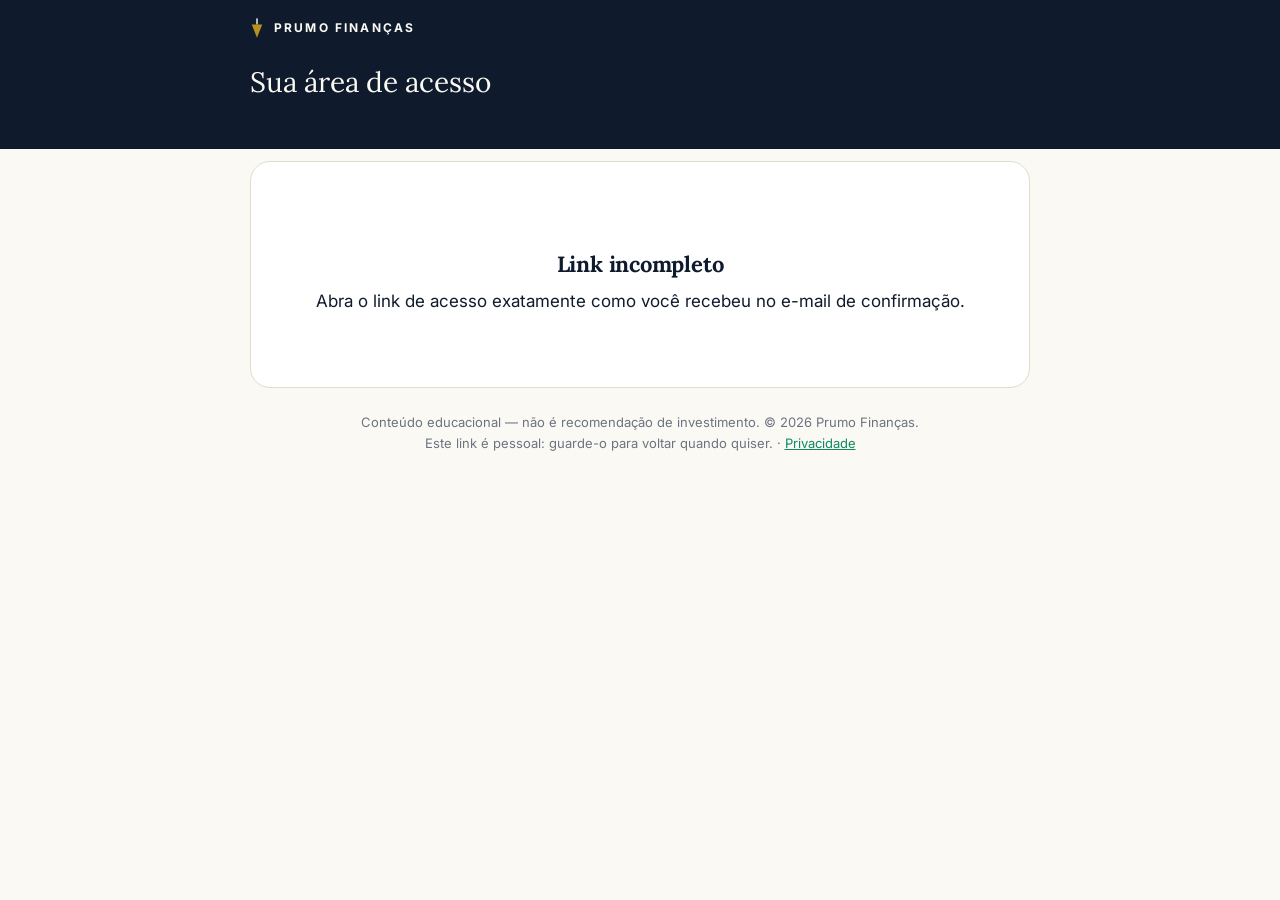
<file: site/acesso.html>
<!doctype html>
<html lang="pt-BR">
<head>
<meta charset="utf-8">
<meta name="viewport" content="width=device-width,initial-scale=1">
<meta name="robots" content="noindex,nofollow">
<meta name="referrer" content="no-referrer">
<title>Sua área de acesso — Prumo Finanças</title>
<meta name="theme-color" content="#0F1B2D">
<link rel="icon" href="data:image/svg+xml,%3Csvg xmlns='http://www.w3.org/2000/svg' viewBox='0 0 16 22'%3E%3Crect x='7.2' width='1.6' height='7' fill='%230F1B2D'/%3E%3Cpath d='M2 7h12L8 22z' fill='%23B8901F'/%3E%3C/svg%3E">
<link rel="preconnect" href="https://fonts.googleapis.com"><link rel="preconnect" href="https://fonts.gstatic.com" crossorigin>
<link href="https://fonts.googleapis.com/css2?family=Inter:wght@400;500;600;700;800&family=Lora:wght@600;700&display=swap" rel="stylesheet">
<style>
:root{--ink:#0F1B2D;--ink2:#3B4757;--muted:#6B7480;--paper:#FBF9F4;--sand:#F1ECE1;--green:#0E8A63;--green2:#4FD1A5;--green-soft:#E3F2EC;--red:#D64545;--red-soft:#FBE9E9;--gold:#B8901F;--line:#E2DCCF}
*{box-sizing:border-box}
body{margin:0;background:var(--paper);color:var(--ink);font-family:Inter,system-ui,sans-serif;font-size:17px;line-height:1.62;-webkit-font-smoothing:antialiased}
h1,h2,h3{font-family:Lora,Georgia,serif;line-height:1.15;letter-spacing:-.01em;margin:0}
a{color:var(--green)}
.top{background:var(--ink);color:#FBF9F4;padding:18px 0}
.wrap{max-width:820px;margin:0 auto;padding:0 20px}
.brand{display:flex;align-items:center;gap:10px;font-weight:700;letter-spacing:.18em;font-size:12px;text-transform:uppercase}
.hello{font-family:Lora,serif;font-size:28px;margin:22px 0 4px}
.sub{color:#C9CFD8;font-size:15px;margin:0}
.tabs{display:flex;gap:8px;overflow-x:auto;padding:18px 0 4px;scrollbar-width:none}
.tabs button{flex:0 0 auto;border:1.5px solid #27354A;background:#17263B;color:#C9CFD8;font:inherit;font-size:14px;font-weight:700;padding:10px 14px;border-radius:12px;cursor:pointer}
.tabs button[aria-selected="true"]{background:#FBF9F4;color:var(--ink);border-color:#FBF9F4}
.bar{display:flex;gap:10px;flex-wrap:wrap;justify-content:space-between;align-items:center;margin:22px 0 6px}
.bar .tip{font-size:13px;color:var(--muted)}
.btn{display:inline-flex;align-items:center;gap:8px;background:var(--green);color:#fff;border:0;font:inherit;font-weight:700;font-size:15px;padding:12px 18px;border-radius:12px;cursor:pointer;text-decoration:none}
.btn[aria-disabled="true"]{opacity:.6;pointer-events:none}
.btn.ghost{background:#fff;color:var(--ink);border:1.5px solid var(--line)}
main{padding-bottom:60px}
.panel{background:#fff;border:1px solid var(--line);border-radius:20px;padding:32px 30px;margin-top:12px}
.panel[hidden]{display:none}
.state{text-align:center;padding:60px 20px}
.state h2{font-size:26px;margin-bottom:10px}
/* tipografia do conteúdo */
.kicker{font-size:12px;font-weight:700;letter-spacing:.16em;text-transform:uppercase;color:var(--green);margin:0 0 8px}
.panel h1{font-size:32px;margin:0 0 14px}
.panel h2{font-size:22px;margin:30px 0 10px}
.panel h3{font-size:17px;margin:18px 0 6px}
.panel p{margin:0 0 12px}
.lead{font-size:19px;color:var(--ink2)}
.rule{height:3px;width:56px;background:var(--green);border-radius:2px;margin:0 0 18px}
.panel ul,.panel ol{padding-left:22px;margin:0 0 14px}.panel li{margin-bottom:6px}
.chapter{padding-bottom:28px;margin-bottom:28px;border-bottom:1px solid var(--line)}
.chapter:last-child{border-bottom:0}
.box{border-radius:14px;padding:16px 18px;margin:16px 0}
.box.green{background:var(--green-soft);border-left:4px solid var(--green)}
.box.red{background:var(--red-soft);border-left:4px solid var(--red)}
.box.sand{background:var(--sand)}
.box h3{margin-top:0}.box p:last-child{margin-bottom:0}
.small{font-size:14px;color:var(--muted)}
.stats{display:grid;grid-template-columns:repeat(3,1fr);gap:10px;margin:16px 0}
.stat{background:var(--sand);border-radius:14px;padding:14px}
.stat b{display:block;font-family:Lora,serif;font-size:26px;line-height:1.1}
.stat span{display:block;font-size:13px;color:var(--ink2);margin-top:4px;line-height:1.35}
.stat.red b{color:var(--red)}.stat.green b{color:var(--green)}
.figure{background:var(--paper);border:1px solid var(--line);border-radius:14px;padding:14px;margin:16px 0;color:var(--ink)}
.caption{font-size:13px;color:var(--muted);margin:6px 0 0}
.tbl{overflow-x:auto;margin:14px 0}
table{width:100%;border-collapse:collapse;font-size:15px}
th{text-align:left;background:var(--ink);color:#fff;padding:9px 10px;font-weight:700}
td{padding:9px 10px;border-bottom:1px solid var(--line);vertical-align:top}
td.num,th.num{text-align:right;font-variant-numeric:tabular-nums}
tr.total td{font-weight:700;background:var(--sand)}
.fill td{height:38px}
.quote{font-family:Lora,serif;font-size:20px;line-height:1.4;border-left:3px solid var(--gold);padding:4px 0 4px 16px;margin:20px 0}
.pillar{display:flex;gap:14px;align-items:flex-start;margin:14px 0}
.letter{flex:0 0 46px;height:46px;border-radius:12px;background:var(--ink);color:#fff;font-family:Lora,serif;font-weight:700;font-size:22px;display:flex;align-items:center;justify-content:center}
.pillar h3{margin:0}.pillar p{margin:2px 0 0;color:var(--ink2)}
.toc{list-style:none;padding:0!important}.toc li{display:flex;gap:14px;padding:9px 0;border-bottom:1px solid var(--line);margin:0}
.toc .n{font-family:Lora,serif;font-weight:700;color:var(--green);width:28px}
.check{list-style:none;padding:0!important}
.check li{padding:8px 0 8px 32px;border-bottom:1px dashed var(--line);position:relative;margin:0;cursor:pointer}
.check li:before{content:"";position:absolute;left:2px;top:11px;width:16px;height:16px;border:1.8px solid var(--ink);border-radius:5px}
.check li.ok{color:var(--muted);text-decoration:line-through}
.check li.ok:before{background:var(--green);border-color:var(--green)}
.week{font-size:12px;font-weight:700;letter-spacing:.12em;text-transform:uppercase;color:var(--green);margin:18px 0 4px}
/* planilha */
.grid{display:grid;grid-template-columns:repeat(auto-fit,minmax(200px,1fr));gap:12px;margin-bottom:12px}
.grid6{grid-template-columns:repeat(auto-fit,minmax(110px,1fr))}
.grid label{font-size:14px;font-weight:600;display:block}
.grid input{display:block;width:100%;margin-top:5px;padding:11px 12px;border:1.5px solid var(--line);border-radius:10px;font:inherit;font-size:16px}
.grid input:focus{outline:none;border-color:var(--green)}
.out{background:var(--green-soft);border-radius:14px;padding:14px 16px;margin:8px 0 6px;font-size:16px}
.out b{font-family:Lora,serif;font-size:20px}
.out .warn{color:var(--red);font-weight:700}
.btn-dl{margin-top:18px;background:var(--ink);color:#fff;border:0;font:inherit;font-weight:700;padding:13px 18px;border-radius:12px;cursor:pointer}
footer{color:var(--muted);font-size:13px;text-align:center;padding:24px 20px 40px}
@media (max-width:640px){.panel{padding:22px 16px;border-radius:16px}.panel h1{font-size:26px}.stats{grid-template-columns:1fr}}
@media print{
  @page{size:A4;margin:16mm}
  body{background:#fff;font-size:11pt}
  .top,.bar,footer,.btn-dl{display:none!important}
  .panel{border:0;padding:0;margin:0}
  .panel[hidden]{display:none!important}
  .chapter{page-break-after:always;border:0}
  .box,.figure,table,.pillar,.stats{break-inside:avoid}
  *{-webkit-print-color-adjust:exact;print-color-adjust:exact}
}
</style>
</head>
<body>
<header class="top">
  <div class="wrap">
    <div class="brand"><svg width="14" height="20" viewBox="0 0 16 22" aria-hidden="true"><rect x="7.2" width="1.6" height="7" fill="#FBF9F4"/><path d="M2 7h12L8 22z" fill="#B8901F"/></svg>Prumo Finanças</div>
    <p class="hello" id="hello">Sua área de acesso</p>
    <p class="sub" id="sub">Carregando seu conteúdo…</p>
    <nav class="tabs" id="tabs" role="tablist" aria-label="Seus materiais"></nav>
  </div>
</header>
<main class="wrap" id="main">
  <div class="panel state" id="estado"><h2>Carregando…</h2><p class="small">Só um instante.</p></div>
</main>
<footer>Conteúdo educacional — não é recomendação de investimento. © 2026 Prumo Finanças.<br>Este link é pessoal: guarde-o para voltar quando quiser. · <a href="privacidade.html">Privacidade</a><br><span data-empresa hidden></span></footer>

<script src="config.js?v=3" defer></script>
<script src="acesso.js" defer></script>
</body>
</html>
</file>
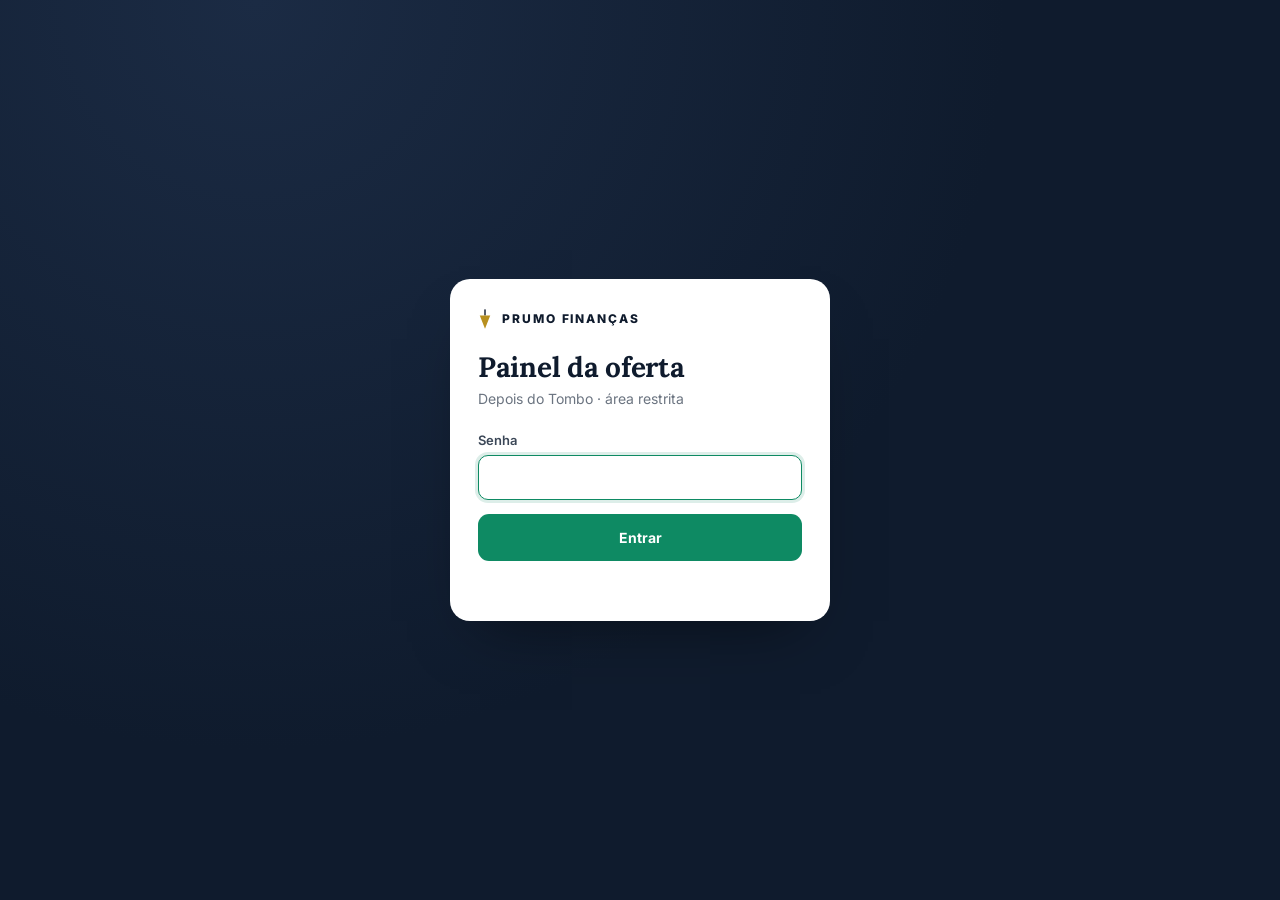
<file: site/admin.html>
<!doctype html>
<html lang="pt-BR">
<head>
<meta charset="utf-8">
<meta name="viewport" content="width=device-width,initial-scale=1">
<meta name="robots" content="noindex,nofollow">
<meta name="referrer" content="no-referrer">
<title>Painel — Depois do Tombo</title>
<meta name="theme-color" content="#0F1B2D">
<link rel="icon" href="data:image/svg+xml,%3Csvg xmlns='http://www.w3.org/2000/svg' viewBox='0 0 16 22'%3E%3Crect x='7.2' width='1.6' height='7' fill='%230F1B2D'/%3E%3Cpath d='M2 7h12L8 22z' fill='%23B8901F'/%3E%3C/svg%3E">
<link rel="preconnect" href="https://fonts.googleapis.com"><link rel="preconnect" href="https://fonts.gstatic.com" crossorigin>
<link href="https://fonts.googleapis.com/css2?family=Inter:wght@400;500;600;700;800&family=Lora:wght@600;700&display=swap" rel="stylesheet">
<link rel="stylesheet" href="admin.css">
</head>
<body>

<!-- LOGIN -->
<section id="login" class="login" hidden>
  <form id="login-form" class="login-card" autocomplete="on">
    <div class="marca"><svg width="14" height="20" viewBox="0 0 16 22" aria-hidden="true"><rect x="7.2" width="1.6" height="7" fill="#0F1B2D"/><path d="M2 7h12L8 22z" fill="#B8901F"/></svg>Prumo Finanças</div>
    <h1>Painel da oferta</h1>
    <p class="sub">Depois do Tombo · área restrita</p>
    <label class="campo">Senha<input type="password" name="senha" autocomplete="current-password" required autofocus></label>
    <button class="btn" type="submit">Entrar</button>
    <p class="erro" id="login-erro" role="alert"></p>
  </form>
</section>

<!-- APP -->
<div id="app" class="app" hidden>
  <aside class="lado">
    <div class="marca claro"><svg width="14" height="20" viewBox="0 0 16 22" aria-hidden="true"><rect x="7.2" width="1.6" height="7" fill="#FBF9F4"/><path d="M2 7h12L8 22z" fill="#B8901F"/></svg>Painel</div>
    <nav id="abas" class="abas" aria-label="Seções do painel">
      <button data-aba="geral" aria-current="page">Visão geral</button>
      <button data-aba="pedidos">Pedidos</button>
      <button data-aba="clientes">Clientes</button>
      <button data-aba="oferta">Oferta e preços</button>
      <button data-aba="pagamento">Pagamento</button>
      <button data-aba="pixel">Pixel e anúncios</button>
      <button data-aba="config">Configurações</button>
    </nav>
    <div class="lado-pe">
      <a href="/" target="_blank" rel="noopener">Abrir o site ↗</a>
      <button id="sair" class="link">Sair</button>
    </div>
  </aside>

  <main class="conteudo">
    <!-- VISÃO GERAL -->
    <section data-painel="geral">
      <header class="topo">
        <div><h1>Visão geral</h1><p class="sub" id="periodo-txt">Últimos 14 dias</p></div>
        <div class="periodo">
          <div class="chips" id="presets">
            <button data-dias="1">Hoje</button><button data-dias="7">7 dias</button><button data-dias="14" class="on">14 dias</button><button data-dias="30">30 dias</button><button data-dias="90">90 dias</button>
          </div>
          <div class="datas"><input type="date" id="de" aria-label="De"><span>até</span><input type="date" id="ate" aria-label="Até"><button class="btn mini" id="aplicar">Aplicar</button></div>
        </div>
      </header>
      <div class="kpis" id="kpis"></div>
      <div class="grade2">
        <article class="cartao largo">
          <div class="cartao-topo"><h2>Faturamento por dia</h2><span class="sub" id="graf-total"></span></div>
          <div class="grafico" id="grafico"></div>
        </article>
        <article class="cartao">
          <div class="cartao-topo"><h2>Funil da oferta</h2></div>
          <div id="funil" class="funil"></div>
        </article>
      </div>
      <div class="grade2">
        <article class="cartao"><div class="cartao-topo"><h2>Produtos e order bumps</h2></div><div id="t-produtos"></div></article>
        <article class="cartao"><div class="cartao-topo"><h2>Por origem (utm_source)</h2></div><div id="t-origem"></div></article>
      </div>
      <article class="cartao"><div class="cartao-topo"><h2>Por campanha (utm_campaign)</h2></div><div id="t-campanha"></div></article>
    </section>

    <!-- PEDIDOS -->
    <section data-painel="pedidos" hidden>
      <header class="topo">
        <div><h1>Pedidos</h1><p class="sub">Compras pagas, Pix não pagos e todo o resto. Abandonos dá para recuperar pelo WhatsApp.</p></div>
        <button class="btn ghost" id="exp-pedidos">Exportar CSV</button>
      </header>
      <div class="barra">
        <div class="chips" id="filtros">
          <button data-f="todos" class="on">Todos</button><button data-f="pagos">Pagos</button><button data-f="abandonados">Não pagaram o Pix</button><button data-f="aguardando">Aguardando</button><button data-f="expirados">Expirados</button><button data-f="falhas">Falhas</button><button data-f="estornados">Estornados</button>
        </div>
        <input type="search" id="busca-pedidos" placeholder="Buscar nome, e-mail, pedido ou WhatsApp">
      </div>
      <div class="cartao sem-pad"><div id="t-pedidos"></div></div>
      <div class="paginacao" id="pag-pedidos"></div>
    </section>

    <!-- CLIENTES -->
    <section data-painel="clientes" hidden>
      <header class="topo">
        <div><h1>Clientes</h1><p class="sub">Todo mundo que preencheu o checkout, agrupado por e-mail.</p></div>
        <button class="btn ghost" id="exp-clientes">Exportar CSV</button>
      </header>
      <div class="barra"><input type="search" id="busca-clientes" placeholder="Buscar nome, e-mail ou WhatsApp"></div>
      <div class="cartao sem-pad"><div id="t-clientes"></div></div>
      <div class="paginacao" id="pag-clientes"></div>
    </section>

    <!-- OFERTA -->
    <section data-painel="oferta" hidden>
      <header class="topo"><div><h1>Oferta e preços</h1><p class="sub">Os preços valem para o site e para o Pix em até 1 minuto. O produto principal não pode ser desativado.</p></div></header>
      <div id="produtos" class="produtos"></div>
      <div class="acoes"><button class="btn" id="salvar-produtos">Salvar preços e produtos</button><span class="msg" id="msg-produtos" role="status"></span></div>

      <article class="cartao">
        <div class="cartao-topo"><h2>Prova social</h2></div>
        <p class="sub">O contador de compras e os avisos de “acabou de comprar” só aparecem no site quando as vendas reais passarem deste número.</p>
        <div class="linha-form">
          <label class="campo curto">Mínimo de vendas<input type="number" id="prova-minimo" min="1" max="100000" step="1"></label>
          <button class="btn ghost" id="salvar-prova">Salvar</button>
          <a class="btn ghost" href="/?previa=1#oferta" target="_blank" rel="noopener">Ver prévia com números simulados ↗</a>
        </div>
        <span class="msg" id="msg-prova" role="status"></span>
      </article>
    </section>

    <!-- PAGAMENTO -->
    <section data-painel="pagamento" hidden>
      <header class="topo"><div><h1>Pagamento</h1><p class="sub">Escolha o gateway do Pix. Antes de trocar, o painel testa as credenciais; se falhar, nada muda. Pedidos já criados continuam no gateway em que nasceram.</p></div></header>
      <div class="gateways">
        <label class="gw"><input type="radio" name="gw" value="syncpay"><span class="gw-box"><b>SyncPay</b><small id="gw-sync-info"></small></span></label>
        <label class="gw"><input type="radio" name="gw" value="mercadopago"><span class="gw-box"><b>Mercado Pago</b><small id="gw-mp-info"></small></span></label>
      </div>
      <article class="cartao">
        <div class="cartao-topo"><h2>Credenciais da SyncPay</h2><button class="btn mini ghost" data-testar="syncpay">Testar</button></div>
        <p class="sub">Deixe em branco para continuar usando as credenciais que já estão no banco.</p>
        <div class="grade-campos">
          <label class="campo">Client ID<input id="sync-id" autocomplete="off" placeholder="Não alterar"></label>
          <label class="campo">Client Secret<input id="sync-secret" type="password" autocomplete="new-password" placeholder="Não alterar"></label>
        </div>
      </article>
      <article class="cartao">
        <div class="cartao-topo"><h2>Credenciais do Mercado Pago</h2><button class="btn mini ghost" data-testar="mercadopago">Testar</button></div>
        <p class="sub">No Mercado Pago: Seu negócio → Configurações → Credenciais → <b>Credenciais de produção</b> → Access Token (começa com APP_USR-). O aviso de pagamento é configurado sozinho em cada Pix.</p>
        <label class="campo">Access Token<input id="mp-token" type="password" autocomplete="new-password" placeholder="Não alterar"></label>
      </article>
      <div class="acoes"><button class="btn" id="salvar-pagamento">Salvar e ativar gateway escolhido</button><span class="msg" id="msg-pagamento" role="status"></span></div>
    </section>

    <!-- PIXEL -->
    <section data-painel="pixel" hidden>
      <header class="topo"><div><h1>Pixel e anúncios</h1><p class="sub">Com o Pixel o site envia PageView, ViewContent, InitiateCheckout e Purchase. Com o token da API de Conversões, a compra também é enviada pelo servidor na hora em que o Pix cai — mesmo se a pessoa pagar pelo app do banco e não voltar ao site.</p></div></header>
      <article class="cartao">
        <div class="grade-campos">
          <label class="campo">ID do Pixel (Conjunto de dados)<input id="px-id" inputmode="numeric" placeholder="Ex.: 123456789012345"></label>
          <label class="campo">Token da API de Conversões <span class="opt" id="capi-estado"></span><input id="px-token" type="password" autocomplete="new-password" placeholder="Não alterar"></label>
          <label class="campo">Código de teste (opcional)<input id="px-teste" placeholder="TEST12345"></label>
        </div>
        <p class="sub">Onde achar: Gerenciador de Eventos → seu conjunto de dados → Configurações. O ID fica no topo; o token, em “API de Conversões → Gerar token de acesso”. O código de teste fica na aba “Testar eventos”.</p>
        <div class="acoes">
          <button class="btn" id="salvar-pixel">Salvar</button>
          <button class="btn ghost" id="testar-pixel">Enviar compra de teste</button>
          <button class="btn ghost" id="remover-capi" hidden>Remover token</button>
          <span class="msg" id="msg-pixel" role="status"></span>
        </div>
      </article>
      <article class="cartao">
        <div class="cartao-topo"><h2>Link para os anúncios</h2></div>
        <p class="sub">Use este link no Meta. As vendas aparecem separadas por origem e campanha na Visão geral.</p>
        <div class="copia"><code id="link-ads"></code><button class="btn mini ghost" data-copiar="link-ads">Copiar</button></div>
      </article>
    </section>

    <!-- CONFIGURAÇÕES -->
    <section data-painel="config" hidden>
      <header class="topo"><div><h1>Configurações</h1><p class="sub">Estes dados aparecem no rodapé do site, na página de privacidade e nos e-mails de entrega.</p></div></header>
      <article class="cartao">
        <div class="cartao-topo"><h2>Suporte e empresa</h2></div>
        <div class="grade-campos">
          <label class="campo">Contato de suporte (e-mail ou WhatsApp)<input id="cfg-suporte" maxlength="120" placeholder="suporte@seudominio.com ou (98) 99999-9999"></label>
          <label class="campo">Razão social ou nome<input id="cfg-nome" maxlength="120"></label>
          <label class="campo">CNPJ ou CPF<input id="cfg-doc" inputmode="numeric" maxlength="18"></label>
          <label class="campo">Endereço<input id="cfg-end" maxlength="200" placeholder="Rua, número, cidade/UF"></label>
        </div>
        <div class="acoes"><button class="btn" id="salvar-config">Salvar</button><span class="msg" id="msg-config" role="status"></span></div>
      </article>
      <article class="cartao">
        <div class="cartao-topo"><h2>Trocar senha do painel</h2></div>
        <div class="grade-campos">
          <label class="campo">Senha atual<input id="senha-atual" type="password" autocomplete="current-password"></label>
          <label class="campo">Nova senha (10+ caracteres, letras e números)<input id="senha-nova" type="password" autocomplete="new-password"></label>
        </div>
        <div class="acoes"><button class="btn ghost" id="trocar-senha">Trocar senha</button><span class="msg" id="msg-senha" role="status"></span></div>
      </article>
    </section>
  </main>
</div>

<div id="aviso" class="aviso" role="status" aria-live="polite"></div>
<div id="dica" class="dica" hidden></div>
<script src="admin.js" defer></script>
</body>
</html>
</file>
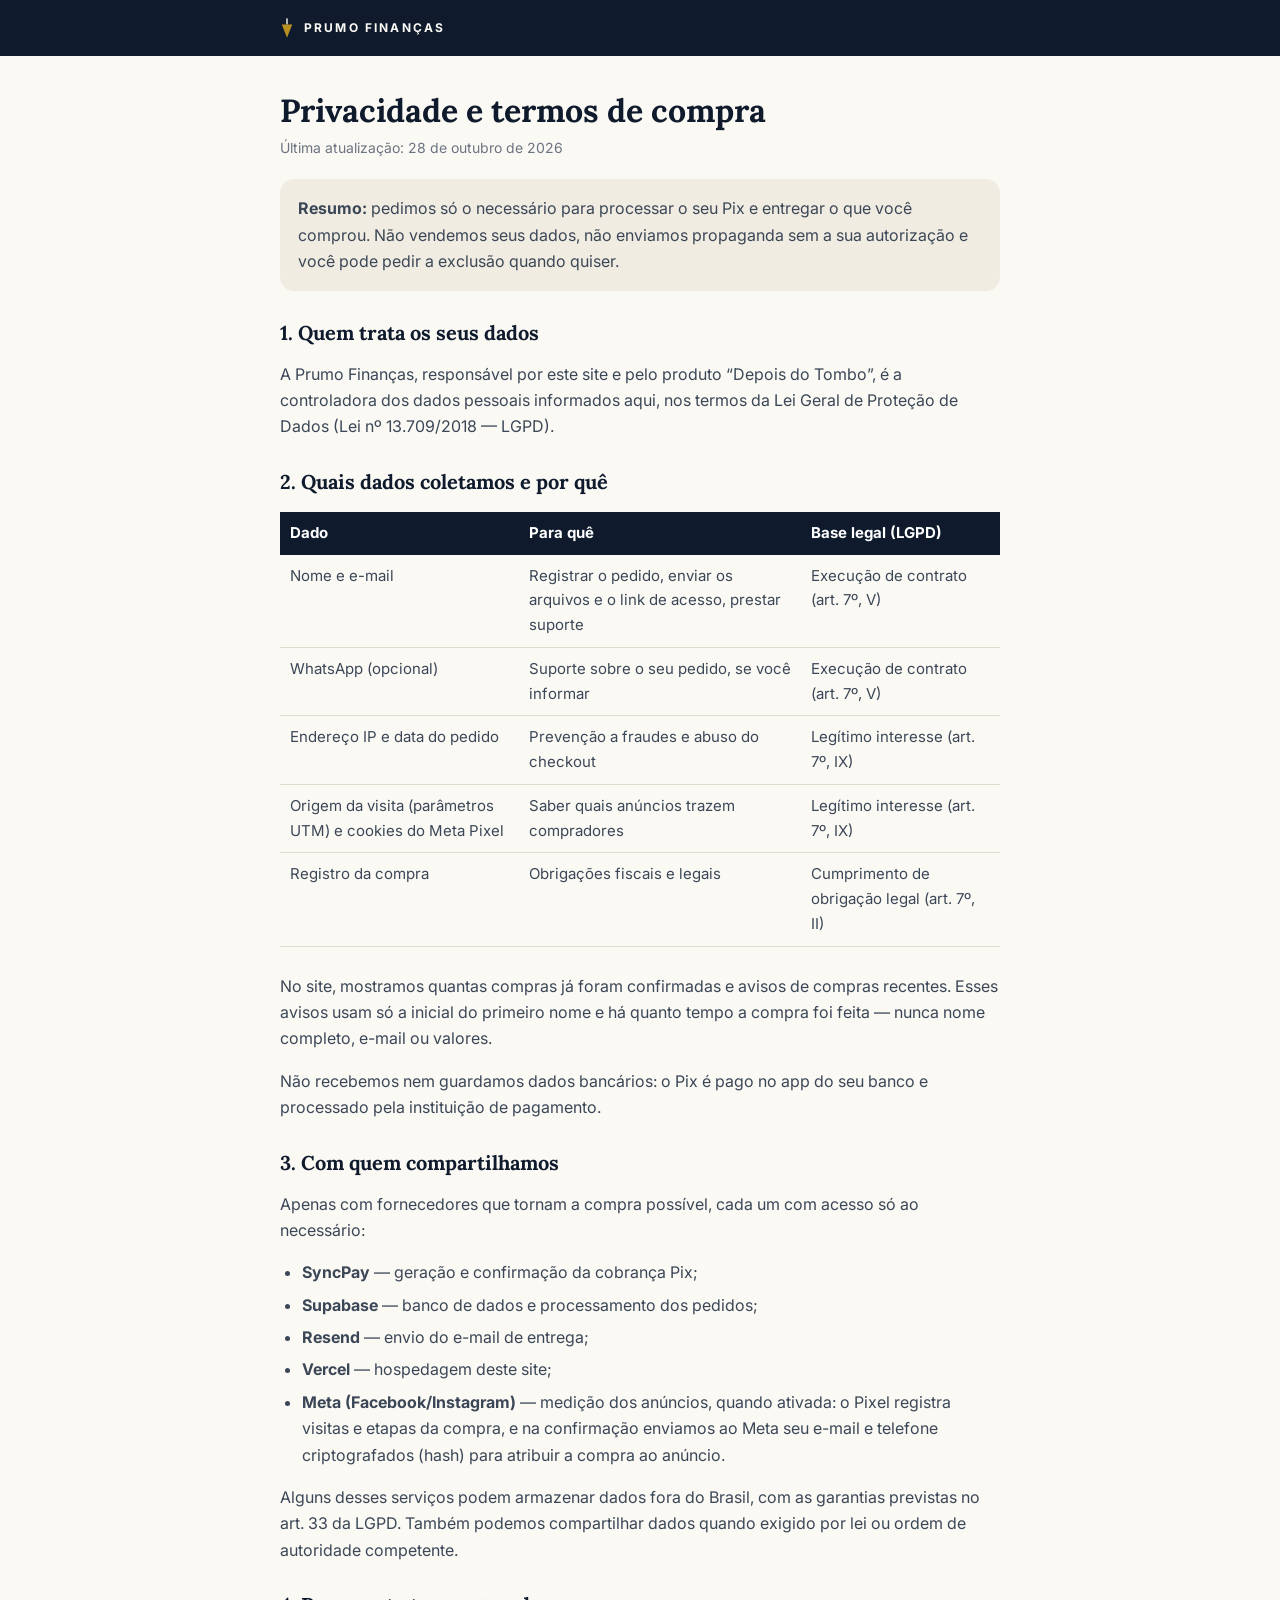
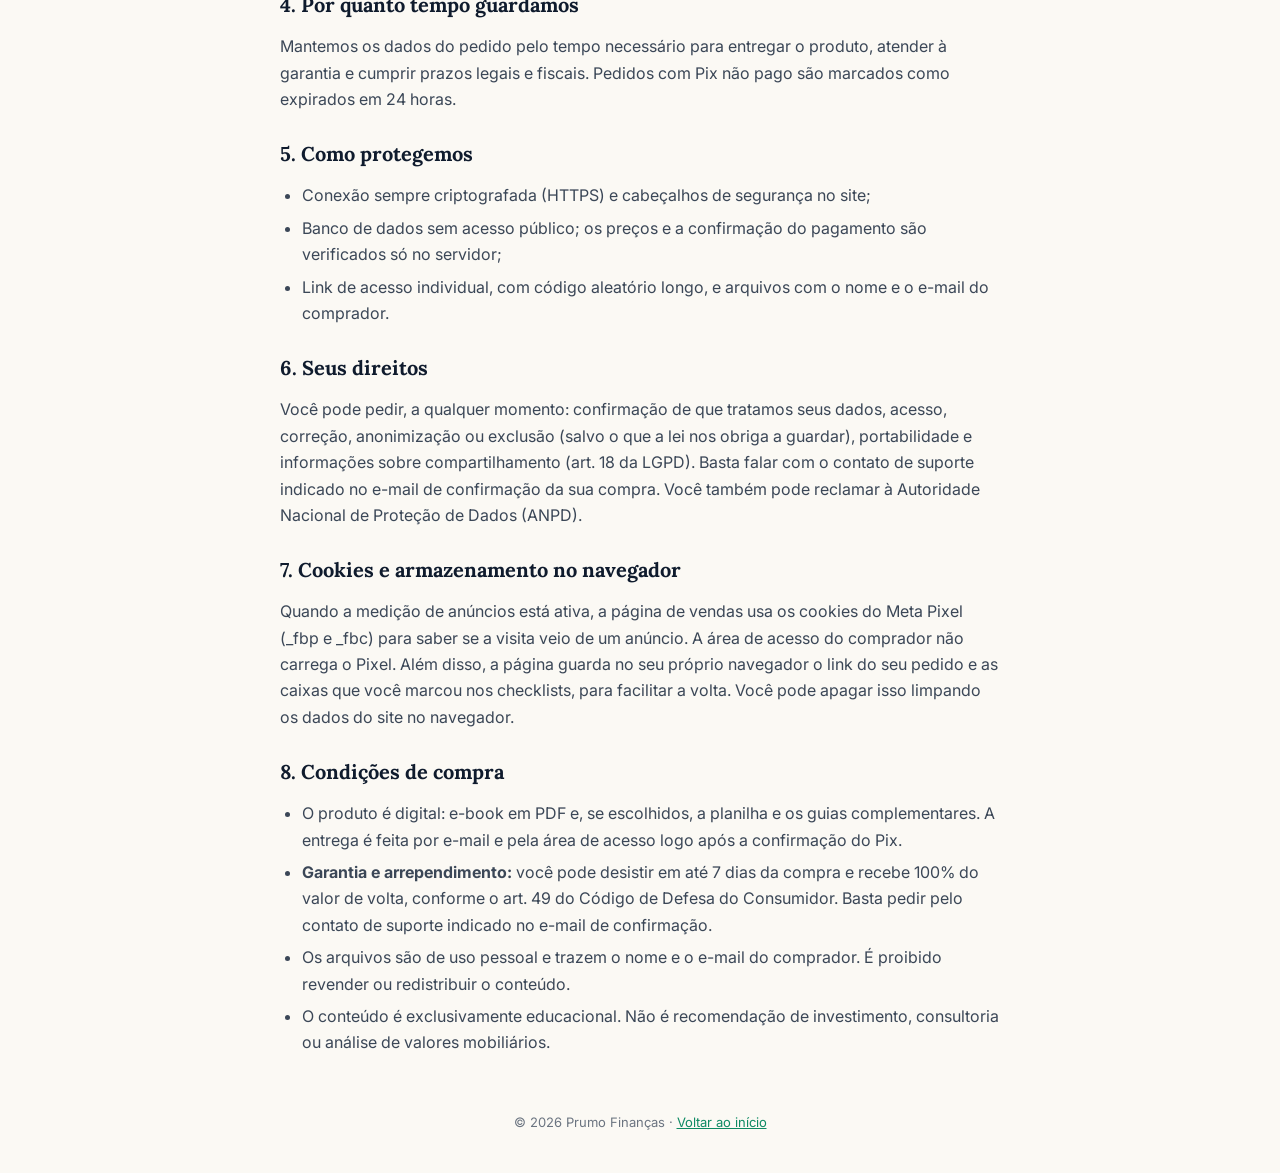
<file: site/privacidade.html>
<!doctype html>
<html lang="pt-BR">
<head>
<meta charset="utf-8">
<meta name="viewport" content="width=device-width,initial-scale=1">
<title>Privacidade e termos — Prumo Finanças</title>
<meta name="description" content="Como a Prumo Finanças trata seus dados pessoais (LGPD) e as condições de compra do guia Depois do Tombo.">
<meta name="theme-color" content="#0F1B2D">
<link rel="icon" href="data:image/svg+xml,%3Csvg xmlns='http://www.w3.org/2000/svg' viewBox='0 0 16 22'%3E%3Crect x='7.2' width='1.6' height='7' fill='%230F1B2D'/%3E%3Cpath d='M2 7h12L8 22z' fill='%23B8901F'/%3E%3C/svg%3E">
<link rel="preconnect" href="https://fonts.googleapis.com"><link rel="preconnect" href="https://fonts.gstatic.com" crossorigin>
<link href="https://fonts.googleapis.com/css2?family=Inter:wght@400;600;700&family=Lora:wght@600;700&display=swap" rel="stylesheet">
<style>
:root{--ink:#0F1B2D;--ink2:#3B4757;--muted:#6B7480;--paper:#FBF9F4;--sand:#F1ECE1;--green:#0E8A63;--gold:#B8901F;--line:#E2DCCF}
*{box-sizing:border-box}
body{margin:0;background:var(--paper);color:var(--ink);font-family:Inter,system-ui,sans-serif;font-size:16px;line-height:1.65;-webkit-font-smoothing:antialiased}
.top{background:var(--ink);color:#FBF9F4;padding:18px 0}
.wrap{max-width:760px;margin:0 auto;padding:0 20px}
.brand{display:flex;align-items:center;gap:10px;font-weight:700;letter-spacing:.18em;font-size:12px;text-transform:uppercase;color:#FBF9F4;text-decoration:none}
h1,h2{font-family:Lora,Georgia,serif;line-height:1.2;margin:0}
h1{font-size:32px;margin:36px 0 6px}
h2{font-size:20px;margin:30px 0 8px}
p,li{color:var(--ink2)}
ul{padding-left:22px}
li{margin-bottom:6px}
a{color:var(--green)}
.meta{color:var(--muted);font-size:14px;margin:0 0 20px}
.box{background:var(--sand);border-radius:14px;padding:16px 18px;margin:20px 0}
table{width:100%;border-collapse:collapse;font-size:15px;margin:10px 0}
th{text-align:left;background:var(--ink);color:#fff;padding:9px 10px}
td{padding:9px 10px;border-bottom:1px solid var(--line);vertical-align:top;color:var(--ink2)}
.tbl{overflow-x:auto}
footer{color:var(--muted);font-size:13px;text-align:center;padding:40px 20px}
</style>
</head>
<body>
<header class="top"><div class="wrap"><a class="brand" href="/"><svg width="14" height="20" viewBox="0 0 16 22" aria-hidden="true"><rect x="7.2" width="1.6" height="7" fill="#FBF9F4"/><path d="M2 7h12L8 22z" fill="#B8901F"/></svg>Prumo Finanças</a></div></header>
<main class="wrap">
  <h1>Privacidade e termos de compra</h1>
  <p class="meta">Última atualização: 28 de outubro de 2026</p>

  <div class="box"><p style="margin:0"><b>Resumo:</b> pedimos só o necessário para processar o seu Pix e entregar o que você comprou. Não vendemos seus dados, não enviamos propaganda sem a sua autorização e você pode pedir a exclusão quando quiser.</p></div>

  <h2>1. Quem trata os seus dados</h2>
  <p>A Prumo Finanças, responsável por este site e pelo produto “Depois do Tombo”, é a controladora dos dados pessoais informados aqui, nos termos da Lei Geral de Proteção de Dados (Lei nº 13.709/2018 — LGPD).</p>
  <p class="meta" data-empresa hidden></p>

  <h2>2. Quais dados coletamos e por quê</h2>
  <div class="tbl"><table>
    <tr><th>Dado</th><th>Para quê</th><th>Base legal (LGPD)</th></tr>
    <tr><td>Nome e e-mail</td><td>Registrar o pedido, enviar os arquivos e o link de acesso, prestar suporte</td><td>Execução de contrato (art. 7º, V)</td></tr>
    <tr><td>WhatsApp (opcional)</td><td>Suporte sobre o seu pedido, se você informar</td><td>Execução de contrato (art. 7º, V)</td></tr>
    <tr><td>Endereço IP e data do pedido</td><td>Prevenção a fraudes e abuso do checkout</td><td>Legítimo interesse (art. 7º, IX)</td></tr>
    <tr><td>Origem da visita (parâmetros UTM) e cookies do Meta Pixel</td><td>Saber quais anúncios trazem compradores</td><td>Legítimo interesse (art. 7º, IX)</td></tr>
    <tr><td>Registro da compra</td><td>Obrigações fiscais e legais</td><td>Cumprimento de obrigação legal (art. 7º, II)</td></tr>
  </table></div>
  <p>No site, mostramos quantas compras já foram confirmadas e avisos de compras recentes. Esses avisos usam só a inicial do primeiro nome e há quanto tempo a compra foi feita — nunca nome completo, e-mail ou valores.</p>
  <p>Não recebemos nem guardamos dados bancários: o Pix é pago no app do seu banco e processado pela instituição de pagamento.</p>

  <h2>3. Com quem compartilhamos</h2>
  <p>Apenas com fornecedores que tornam a compra possível, cada um com acesso só ao necessário:</p>
  <ul>
    <li><b>SyncPay</b> — geração e confirmação da cobrança Pix;</li>
    <li><b>Supabase</b> — banco de dados e processamento dos pedidos;</li>
    <li><b>Resend</b> — envio do e-mail de entrega;</li>
    <li><b>Vercel</b> — hospedagem deste site;</li>
    <li><b>Meta (Facebook/Instagram)</b> — medição dos anúncios, quando ativada: o Pixel registra visitas e etapas da compra, e na confirmação enviamos ao Meta seu e-mail e telefone criptografados (hash) para atribuir a compra ao anúncio.</li>
  </ul>
  <p>Alguns desses serviços podem armazenar dados fora do Brasil, com as garantias previstas no art. 33 da LGPD. Também podemos compartilhar dados quando exigido por lei ou ordem de autoridade competente.</p>

  <h2>4. Por quanto tempo guardamos</h2>
  <p>Mantemos os dados do pedido pelo tempo necessário para entregar o produto, atender à garantia e cumprir prazos legais e fiscais. Pedidos com Pix não pago são marcados como expirados em 24 horas.</p>

  <h2>5. Como protegemos</h2>
  <ul>
    <li>Conexão sempre criptografada (HTTPS) e cabeçalhos de segurança no site;</li>
    <li>Banco de dados sem acesso público; os preços e a confirmação do pagamento são verificados só no servidor;</li>
    <li>Link de acesso individual, com código aleatório longo, e arquivos com o nome e o e-mail do comprador.</li>
  </ul>

  <h2>6. Seus direitos</h2>
  <p>Você pode pedir, a qualquer momento: confirmação de que tratamos seus dados, acesso, correção, anonimização ou exclusão (salvo o que a lei nos obriga a guardar), portabilidade e informações sobre compartilhamento (art. 18 da LGPD). Basta falar com o contato de suporte indicado no e-mail de confirmação da sua compra. Você também pode reclamar à Autoridade Nacional de Proteção de Dados (ANPD).</p>

  <h2>7. Cookies e armazenamento no navegador</h2>
  <p>Quando a medição de anúncios está ativa, a página de vendas usa os cookies do Meta Pixel (_fbp e _fbc) para saber se a visita veio de um anúncio. A área de acesso do comprador não carrega o Pixel. Além disso, a página guarda no seu próprio navegador o link do seu pedido e as caixas que você marcou nos checklists, para facilitar a volta. Você pode apagar isso limpando os dados do site no navegador.</p>

  <h2>8. Condições de compra</h2>
  <ul>
    <li>O produto é digital: e-book em PDF e, se escolhidos, a planilha e os guias complementares. A entrega é feita por e-mail e pela área de acesso logo após a confirmação do Pix.</li>
    <li><b>Garantia e arrependimento:</b> você pode desistir em até 7 dias da compra e recebe 100% do valor de volta, conforme o art. 49 do Código de Defesa do Consumidor. Basta pedir pelo contato de suporte indicado no e-mail de confirmação.</li>
    <li>Os arquivos são de uso pessoal e trazem o nome e o e-mail do comprador. É proibido revender ou redistribuir o conteúdo.</li>
    <li>O conteúdo é exclusivamente educacional. Não é recomendação de investimento, consultoria ou análise de valores mobiliários.</li>
  </ul>
</main>
<footer>© 2026 Prumo Finanças · <a href="/">Voltar ao início</a><br><span data-empresa hidden></span></footer>
<script src="config.js?v=3" defer></script>
</body>
</html>
</file>
<file: site/admin.css>
:root{--ink:#0F1B2D;--ink2:#3B4757;--muted:#6B7480;--paper:#FBF9F4;--sand:#F1ECE1;--green:#0E8A63;--green-d:#0B7553;--green-soft:#E3F2EC;--red:#C93C3C;--red-soft:#FBE9E9;--amber:#A86A00;--amber-soft:#FBF1DC;--gold:#B8901F;--line:#E2DCCF;--card:#fff;--navy2:#17263B}
*{box-sizing:border-box}
html,body{margin:0}
body{background:var(--paper);color:var(--ink);font-family:Inter,system-ui,sans-serif;font-size:15px;line-height:1.5;-webkit-font-smoothing:antialiased}
h1,h2{margin:0;font-family:Lora,Georgia,serif;letter-spacing:-.01em}
h1{font-size:28px;line-height:1.15}
h2{font-size:17px}
button{font:inherit}
a{color:var(--green)}
[hidden]{display:none!important}
.sub{color:var(--muted);font-size:14px;margin:4px 0 0}
.opt{font-weight:500;color:var(--muted);font-size:12px}
.marca{display:flex;align-items:center;gap:10px;font-weight:800;letter-spacing:.16em;font-size:12px;text-transform:uppercase}
.marca.claro{color:#FBF9F4}

/* botões e campos */
.btn{display:inline-flex;align-items:center;justify-content:center;gap:8px;background:var(--green);color:#fff;border:0;border-radius:11px;padding:11px 18px;font-weight:700;font-size:14px;cursor:pointer;text-decoration:none;white-space:nowrap}
.btn:hover{background:var(--green-d)}
.btn[disabled]{opacity:.55;cursor:wait}
.btn.ghost{background:#fff;color:var(--ink);border:1.5px solid var(--line)}
.btn.ghost:hover{border-color:var(--ink2)}
.btn.mini{padding:7px 12px;font-size:13px;border-radius:9px}
.btn.perigo{color:var(--red)}
.link{background:none;border:0;color:inherit;text-decoration:underline;cursor:pointer;padding:0}
.campo{display:block;font-size:13px;font-weight:600;color:var(--ink2)}
.campo input,.campo textarea,input[type=search],input[type=date],input[type=number]{display:block;width:100%;margin-top:5px;padding:10px 12px;border:1.5px solid var(--line);border-radius:10px;font:inherit;font-size:15px;background:#fff;color:var(--ink)}
.campo textarea{resize:vertical;min-height:64px}
input:focus,textarea:focus{outline:none;border-color:var(--green);box-shadow:0 0 0 3px rgba(14,138,99,.14)}
.campo.curto{max-width:180px}
.grade-campos{display:grid;grid-template-columns:repeat(auto-fit,minmax(240px,1fr));gap:14px;margin:12px 0}
.linha-form{display:flex;flex-wrap:wrap;align-items:flex-end;gap:10px;margin-top:12px}
.acoes{display:flex;flex-wrap:wrap;align-items:center;gap:10px;margin:14px 0}
.msg{font-size:14px;font-weight:600}
.msg.ok{color:var(--green)}.msg.erro{color:var(--red)}
.erro{color:var(--red);font-weight:600;font-size:14px;min-height:20px;margin:10px 0 0}

/* login */
.login{min-height:100vh;display:flex;align-items:center;justify-content:center;padding:20px;background:radial-gradient(circle at 20% 0%,#1b2b44 0,#0F1B2D 55%)}
.login-card{width:100%;max-width:380px;background:#fff;border-radius:20px;padding:30px 28px;box-shadow:0 30px 60px -30px rgba(0,0,0,.5)}
.login-card h1{margin:22px 0 2px}
.login-card .campo{margin:22px 0 14px}
.login-card .btn{width:100%;padding:13px}

/* estrutura */
.app{display:grid;grid-template-columns:230px 1fr;min-height:100vh}
.lado{background:var(--ink);color:#C9CFD8;padding:22px 14px;display:flex;flex-direction:column;gap:22px;position:sticky;top:0;height:100vh}
.abas{display:flex;flex-direction:column;gap:2px}
.abas button{background:none;border:0;color:#C9CFD8;text-align:left;padding:10px 12px;border-radius:10px;cursor:pointer;font-weight:600;font-size:14px}
.abas button:hover{background:#17263B;color:#fff}
.abas button[aria-current="page"]{background:#FBF9F4;color:var(--ink)}
.lado-pe{margin-top:auto;display:flex;flex-direction:column;align-items:flex-start;gap:8px;font-size:13px;padding:0 12px}
.lado-pe a{color:#C9CFD8}
.conteudo{padding:28px 32px 60px;min-width:0}
.conteudo>section{max-width:1180px}
.topo{display:flex;flex-wrap:wrap;justify-content:space-between;align-items:flex-end;gap:14px;margin-bottom:20px}
.topo>div:first-child{max-width:720px}

/* cartões */
.cartao{background:var(--card);border:1px solid var(--line);border-radius:16px;padding:18px 20px;margin-bottom:16px;min-width:0}
.cartao.sem-pad{padding:0;overflow:hidden}
.cartao-topo{display:flex;justify-content:space-between;align-items:center;gap:10px;margin-bottom:10px}
.grade2{display:grid;grid-template-columns:1.6fr 1fr;gap:16px}
.grade2>.cartao{margin-bottom:16px}
.grade2:nth-of-type(n+3){grid-template-columns:1fr 1fr}

/* período */
.periodo{display:flex;flex-direction:column;align-items:flex-end;gap:8px}
.chips{display:flex;flex-wrap:wrap;gap:6px}
.chips button{background:#fff;border:1.5px solid var(--line);color:var(--ink2);border-radius:999px;padding:6px 12px;font-size:13px;font-weight:600;cursor:pointer}
.chips button.on{background:var(--ink);border-color:var(--ink);color:#fff}
.datas{display:flex;align-items:center;gap:6px;font-size:13px;color:var(--muted)}
.datas input{width:auto;margin:0;padding:6px 8px;font-size:13px}

/* KPIs */
.kpis{display:grid;grid-template-columns:repeat(4,1fr);gap:12px;margin-bottom:16px}
.kpi{background:#fff;border:1px solid var(--line);border-radius:14px;padding:14px 16px}
.kpi span{display:block;font-size:12.5px;font-weight:600;color:var(--muted)}
.kpi b{display:block;font-family:Lora,serif;font-size:26px;line-height:1.2;margin-top:4px;font-variant-numeric:tabular-nums}
.kpi small{display:block;font-size:12px;color:var(--muted);margin-top:2px}
.kpi.destaque{background:var(--ink);border-color:var(--ink);color:#fff}
.kpi.destaque span,.kpi.destaque small{color:#AEB7C4}

/* gráfico */
.grafico{position:relative;height:240px}
.grafico svg{display:block;width:100%;height:100%;overflow:visible}
.grafico .vazio{position:absolute;inset:0;display:flex;align-items:center;justify-content:center;color:var(--muted);font-size:14px}
.dica{position:fixed;z-index:50;pointer-events:none;background:var(--ink);color:#fff;border-radius:10px;padding:9px 12px;font-size:12.5px;line-height:1.5;box-shadow:0 10px 30px -10px rgba(0,0,0,.4);min-width:150px}
.dica b{font-size:13px}
.dica .lin{display:flex;justify-content:space-between;gap:14px}
.dica .lin span:first-child{color:#AEB7C4}

/* funil */
.funil{display:flex;flex-direction:column;gap:14px;margin-top:6px}
.etapa .rot{display:flex;justify-content:space-between;font-size:13.5px;font-weight:600;margin-bottom:5px}
.etapa .rot span:last-child{color:var(--muted);font-weight:600;font-variant-numeric:tabular-nums}
.etapa .trilho{height:12px;background:var(--sand);border-radius:6px;overflow:hidden}
.etapa .enche{height:100%;background:var(--green);border-radius:6px;transition:width .6s cubic-bezier(.2,.8,.2,1)}
.etapa .taxa{font-size:12px;color:var(--muted);margin-top:4px}

/* tabelas */
.tabela-wrap{overflow-x:auto}
table{width:100%;border-collapse:collapse;font-size:14px}
th{text-align:left;font-size:12px;font-weight:700;color:var(--muted);text-transform:uppercase;letter-spacing:.04em;padding:10px 14px;border-bottom:1px solid var(--line);white-space:nowrap;background:#fff}
td{padding:11px 14px;border-bottom:1px solid #EFEAE0;vertical-align:top}
tr:last-child td{border-bottom:0}
td.num,th.num{text-align:right;font-variant-numeric:tabular-nums;white-space:nowrap}
td .linha2{display:block;font-size:12.5px;color:var(--muted)}
td.cod{white-space:nowrap}
.cartao .sub+.campo,.cartao .sub+.grade-campos{margin-top:12px}
td.acoes-td{white-space:nowrap;text-align:right}
td.acoes-td .btn{margin-left:4px}
.cartao:not(.sem-pad) table th{padding:8px 8px;background:none}
.cartao:not(.sem-pad) table td{padding:9px 8px}
.vazio-t{padding:28px;text-align:center;color:var(--muted)}
.selo{display:inline-block;padding:3px 9px;border-radius:999px;font-size:12px;font-weight:700;white-space:nowrap}
.selo.pago{background:var(--green-soft);color:var(--green-d)}
.selo.aguardando{background:var(--amber-soft);color:var(--amber)}
.selo.expirado{background:var(--sand);color:var(--ink2)}
.selo.falhou,.selo.estornado{background:var(--red-soft);color:var(--red)}
.mini-txt{font-size:12px;color:var(--muted)}
.barra{display:flex;flex-wrap:wrap;gap:10px;align-items:center;justify-content:space-between;margin-bottom:12px}
.barra input[type=search]{max-width:340px;margin:0}
.paginacao{display:flex;gap:8px;align-items:center;justify-content:flex-end;margin-top:12px;font-size:13px;color:var(--muted)}

/* produtos */
.produtos{display:grid;grid-template-columns:repeat(auto-fit,minmax(260px,1fr));gap:14px}
.produto{background:#fff;border:1px solid var(--line);border-radius:16px;padding:16px 18px;display:flex;flex-direction:column;gap:10px}
.produto.off{opacity:.6}
.produto .cab{display:flex;justify-content:space-between;align-items:center;gap:8px}
.produto .tag{font-size:11px;font-weight:800;letter-spacing:.08em;text-transform:uppercase;color:var(--green)}
.preco-in{position:relative;display:block}
.preco-in>span{position:absolute;left:12px;top:calc(50% + 2.5px);transform:translateY(-50%);color:var(--muted);font-weight:600;pointer-events:none}
.preco-in input{padding-left:38px!important;font-weight:700}
.chave{display:inline-flex;align-items:center;gap:8px;font-size:13px;font-weight:600;cursor:pointer}
.chave input{width:36px;height:20px;appearance:none;background:#D5CFC2;border-radius:999px;position:relative;cursor:pointer;margin:0;transition:background .2s}
.chave input:before{content:"";position:absolute;top:2px;left:2px;width:16px;height:16px;border-radius:50%;background:#fff;transition:transform .2s}
.chave input:checked{background:var(--green)}
.chave input:checked:before{transform:translateX(16px)}
.chave input:disabled{opacity:.6;cursor:not-allowed}

/* gateways */
.gateways{display:grid;grid-template-columns:repeat(auto-fit,minmax(240px,1fr));gap:12px;margin-bottom:16px}
.gw{cursor:pointer}
.gw input{position:absolute;opacity:0}
.gw-box{display:block;background:#fff;border:2px solid var(--line);border-radius:16px;padding:16px 18px}
.gw-box b{display:block;font-size:16px}
.gw-box small{display:block;color:var(--muted);font-size:13px;margin-top:4px}
.gw input:checked+.gw-box{border-color:var(--green);background:var(--green-soft)}
.gw input:focus-visible+.gw-box{box-shadow:0 0 0 3px rgba(14,138,99,.3)}

.copia{display:flex;gap:10px;align-items:center;background:var(--sand);border-radius:12px;padding:10px 12px}
.copia code{flex:1;font-size:12.5px;word-break:break-all;color:var(--ink2)}

.aviso{position:fixed;left:50%;bottom:22px;transform:translate(-50%,20px);background:var(--ink);color:#fff;padding:11px 18px;border-radius:12px;font-size:14px;font-weight:600;opacity:0;pointer-events:none;transition:opacity .25s,transform .25s;z-index:60;max-width:calc(100% - 32px)}
.aviso.on{opacity:1;transform:translate(-50%,0)}
.aviso.erro{background:var(--red)}

.esqueleto{color:var(--muted);padding:16px 0}

@media (max-width:1000px){
  .kpis{grid-template-columns:repeat(2,1fr)}
  .grade2,.grade2:nth-of-type(n+3){grid-template-columns:1fr}
}
@media (max-width:760px){
  .app{grid-template-columns:1fr}
  .lado{position:sticky;top:0;z-index:20;height:auto;padding:12px 14px;gap:10px}
  .abas{flex-direction:row;overflow-x:auto;scrollbar-width:none;margin:0 -14px;padding:0 14px}
  .abas button{white-space:nowrap;flex:0 0 auto;padding:8px 12px}
  .lado-pe{flex-direction:row;justify-content:space-between;padding:0;margin:0}
  .conteudo{padding:18px 16px 50px}
  h1{font-size:24px}
  .periodo{align-items:flex-start}
  .datas{flex-wrap:wrap}
  .barra input[type=search]{max-width:none}
  th,td{padding:9px 10px}
}
@media (prefers-reduced-motion:reduce){*{transition:none!important}}
</file>
